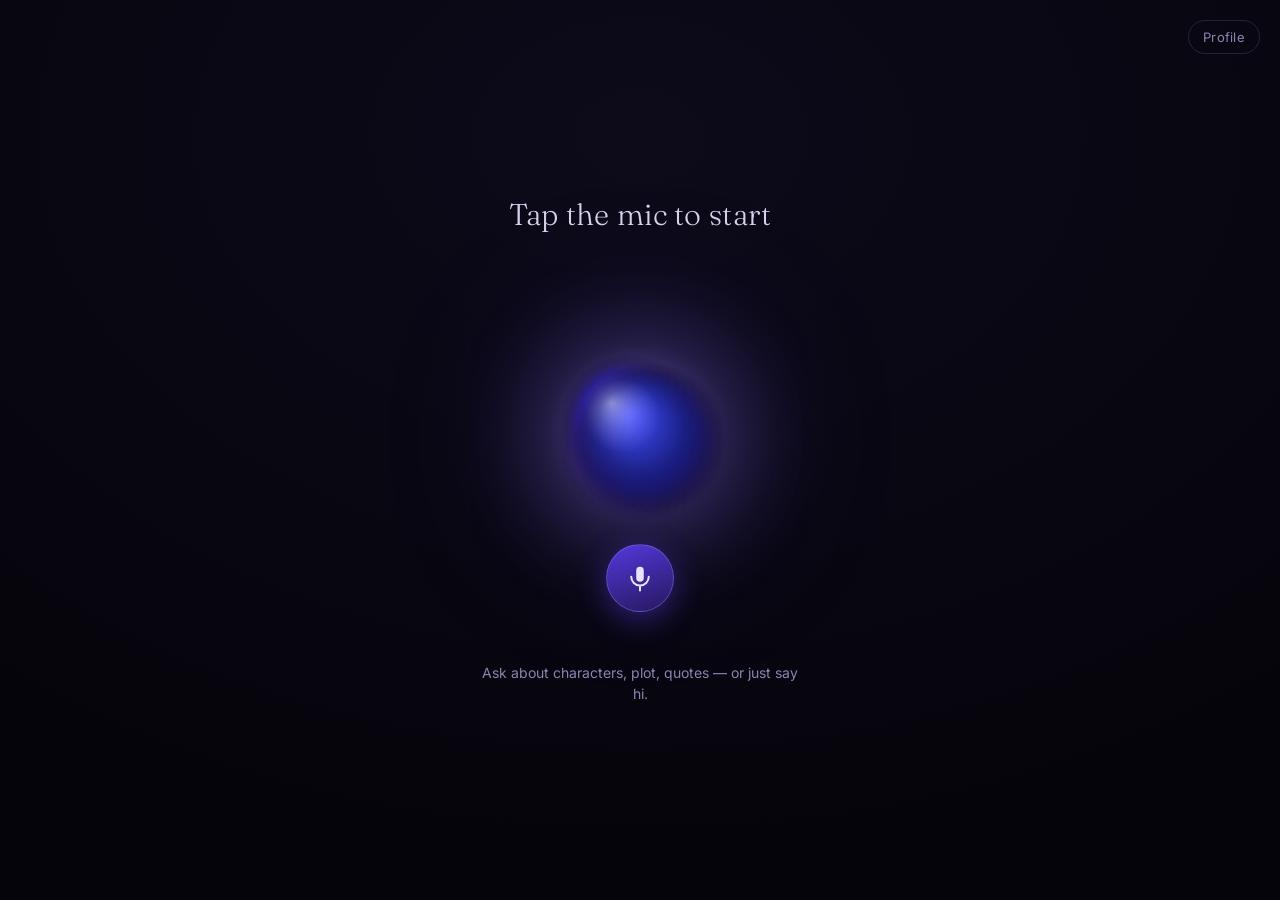
<file: frontend/index.html>
<!DOCTYPE html>
<html lang="en">
<head>
<meta charset="UTF-8" />
<meta name="viewport" content="width=device-width, initial-scale=1.0, maximum-scale=1.0, user-scalable=no" />
<title>Pride & Prejudice — Voice Companion</title>
<link rel="stylesheet" href="style.css" />
</head>
<body>
  <a href="/profile" class="profile-link">Profile</a>
  <div class="scene">
    <div class="status" id="status">Tap the mic to start</div>

    <div class="orb-wrap">
      <canvas id="orb" width="600" height="600"></canvas>
      <button id="mic-btn" class="mic-btn" aria-label="Start conversation">
        <svg viewBox="0 0 24 24" width="30" height="30" fill="none">
          <path d="M12 15a3 3 0 0 0 3-3V6a3 3 0 0 0-6 0v6a3 3 0 0 0 3 3Z" fill="currentColor"/>
          <path d="M19 11a7 7 0 0 1-14 0M12 19v3" stroke="currentColor" stroke-width="1.6" stroke-linecap="round"/>
        </svg>
      </button>
    </div>

    <canvas id="waveform" class="waveform hidden" width="900" height="120"></canvas>

    <div class="hint" id="hint">Ask about characters, plot, quotes — or just say hi.</div>
  </div>

  <script src="app.js"></script>
</body>
</html>
</file>
<file: frontend/style.css>
@import url('https://fonts.googleapis.com/css2?family=Fraunces:opsz,wght@9..144,300;9..144,500&family=Inter:wght@400;500&display=swap');

:root {
  --bg-0: #05040a;
  --bg-1: #0d0a1a;
  --violet-1: #2a1a66;
  --violet-2: #5b3df0;
  --violet-3: #9b8bff;
  --violet-glow: #6d4dff;
  --text-hi: #e8e4ff;
  --text-lo: #8b84b0;
  --danger: #ff6b6b;
}

* { box-sizing: border-box; }

html, body {
  margin: 0;
  height: 100%;
  background: radial-gradient(120% 120% at 50% 15%, var(--bg-1) 0%, var(--bg-0) 70%);
  color: var(--text-hi);
  font-family: 'Inter', system-ui, sans-serif;
  overflow: hidden;
  -webkit-font-smoothing: antialiased;
}

.scene {
  height: 100dvh;
  width: 100vw;
  display: flex;
  flex-direction: column;
  align-items: center;
  justify-content: center;
  gap: 28px;
  padding: 24px;
}

.status {
  font-family: 'Fraunces', serif;
  font-weight: 300;
  font-size: clamp(22px, 4vw, 30px);
  letter-spacing: 0.01em;
  color: var(--text-hi);
  opacity: 0.92;
  transition: opacity 0.4s ease;
  text-align: center;
  min-height: 1.4em;
}

.orb-wrap {
  position: relative;
  width: min(62vw, 340px);
  height: min(62vw, 340px);
  display: flex;
  align-items: center;
  justify-content: center;
}

#orb {
  width: 100%;
  height: 100%;
  cursor: pointer;
  filter: drop-shadow(0 0 60px rgba(109, 77, 255, 0.35));
  transition: filter 0.3s ease;
}

.orb-wrap.listening #orb { filter: drop-shadow(0 0 90px rgba(155, 139, 255, 0.55)); }
.orb-wrap.speaking #orb { filter: drop-shadow(0 0 90px rgba(91, 61, 240, 0.6)); }

.mic-btn {
  position: absolute;
  bottom: -6px;
  width: 68px;
  height: 68px;
  border-radius: 50%;
  border: 1px solid rgba(155, 139, 255, 0.35);
  background: linear-gradient(160deg, rgba(91,61,240,0.9), rgba(42,26,102,0.9));
  color: var(--text-hi);
  display: flex;
  align-items: center;
  justify-content: center;
  cursor: pointer;
  box-shadow: 0 8px 30px rgba(91, 61, 240, 0.45);
  transition: transform 0.15s ease, opacity 0.3s ease, box-shadow 0.2s ease;
}
.mic-btn:hover { transform: scale(1.06); }
.mic-btn:active { transform: scale(0.95); }
.mic-btn.hidden { opacity: 0; pointer-events: none; transform: scale(0.7); }

.waveform {
  width: min(92vw, 640px);
  height: 90px;
  transition: opacity 0.35s ease;
}
.waveform.hidden { opacity: 0; pointer-events: none; height: 0; }

.hint {
  font-size: 14px;
  color: var(--text-lo);
  text-align: center;
  max-width: 320px;
  line-height: 1.5;
}

.scene.active .hint { opacity: 0; }

.profile-link {
  position: fixed;
  top: 20px;
  right: 20px;
  color: var(--text-lo);
  text-decoration: none;
  font-size: 13px;
  letter-spacing: 0.02em;
  padding: 8px 14px;
  border: 1px solid rgba(155, 139, 255, 0.2);
  border-radius: 999px;
  transition: color 0.2s ease, border-color 0.2s ease;
  z-index: 10;
}
.profile-link:hover {
  color: var(--violet-3);
  border-color: rgba(155, 139, 255, 0.5);
}

@media (prefers-reduced-motion: reduce) {
  #orb, .mic-btn, .status { transition: none !important; }
}
</file>
